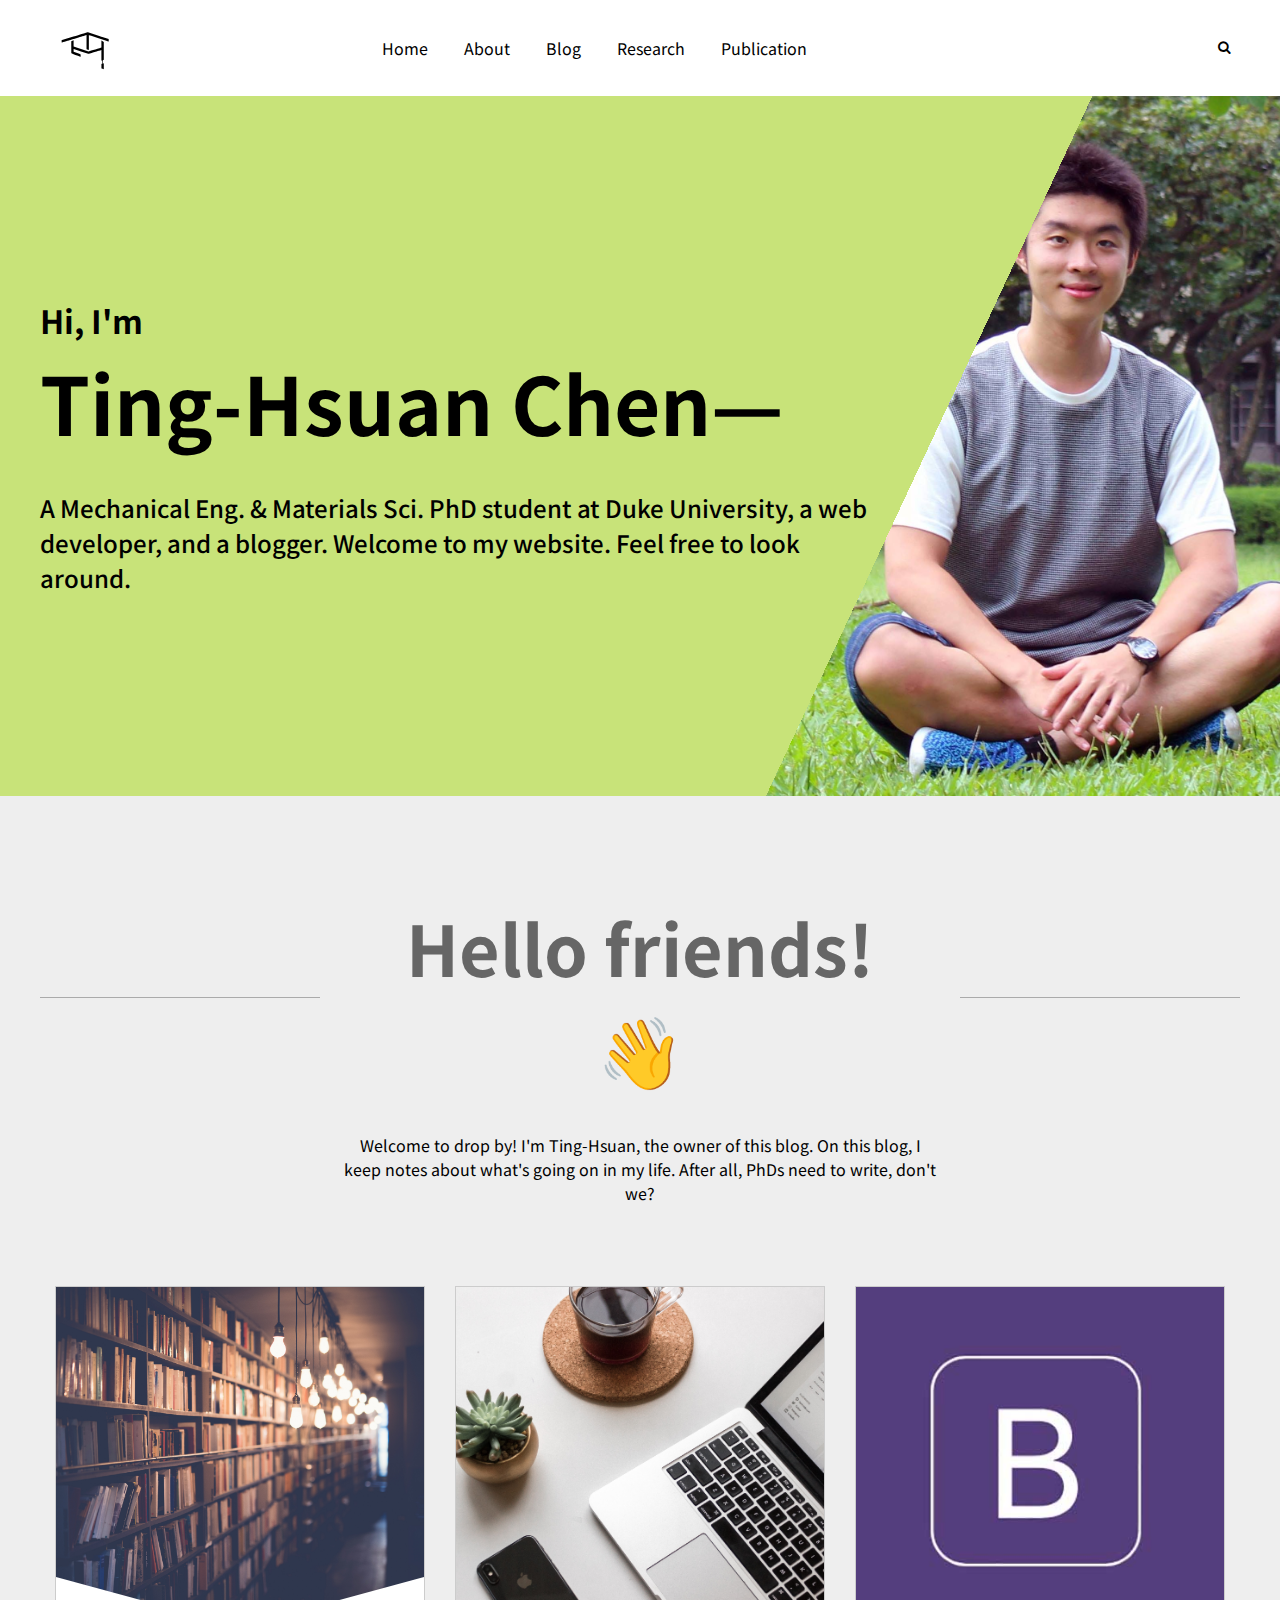
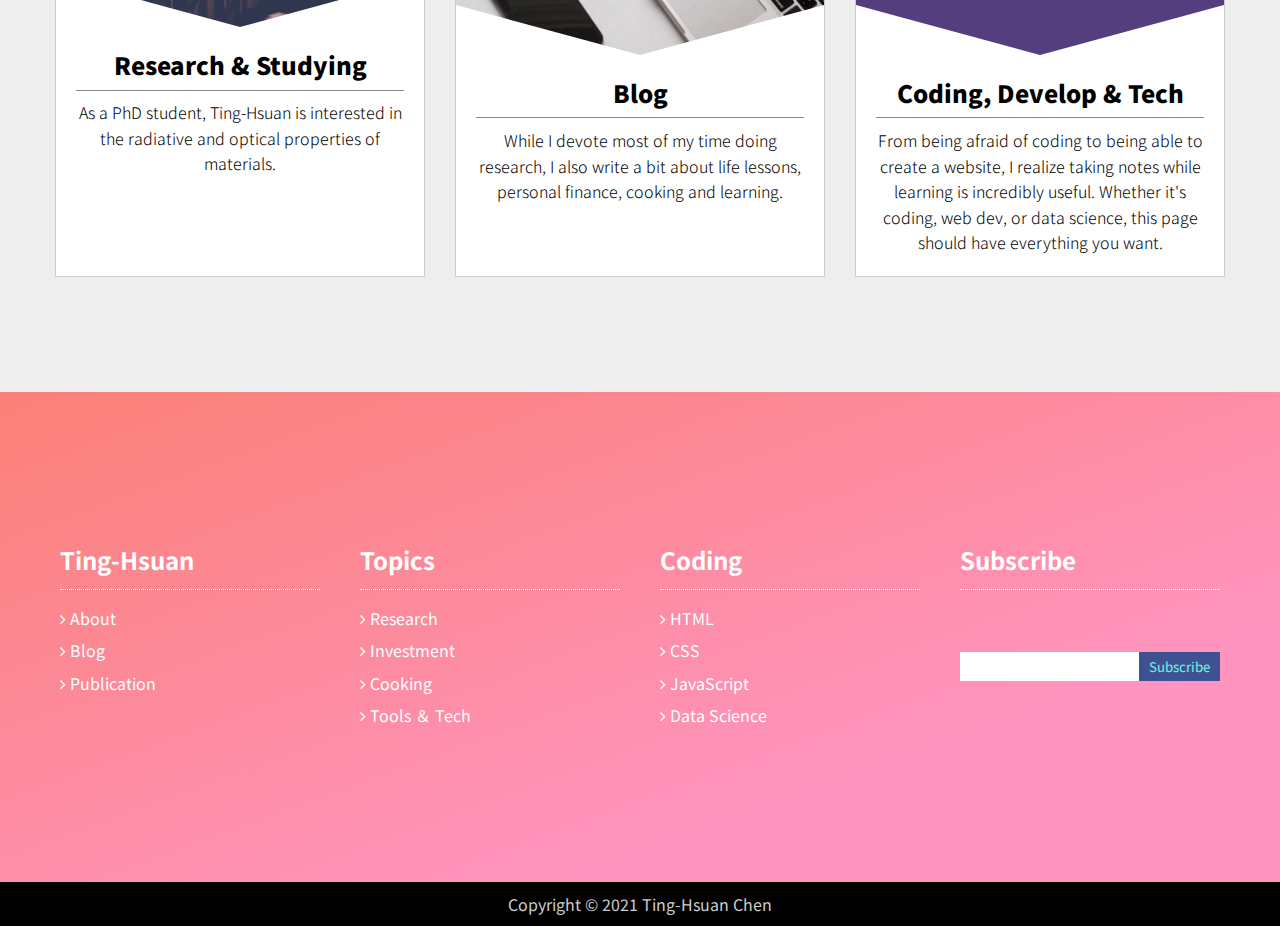
<file: archives/2021/index.html>
<html>

<!-- Head tag -->
<head>
    <meta charset="utf-8">
    <meta http-equiv="X-UA-Compatible" content="IE=edge">
    <meta name="viewport" content="width=device-width, initial-scale=1">
    
    <meta name="description" content="">
    <meta name="author" content="">
    <link rel="icon" href="/favicon/logo.svg">

    <title>Ting-Hsuan's Personal website</title>

    <!-- Custom styles for this template -->
    
<link rel="stylesheet" href="/css/blog.css">


    <!-- Bootstrap core CSS -->
    <!-- 
<link rel="stylesheet" href="/bootstrap/css/font-awesome.min.css">
 -->

    <!-- IE10 viewport hack for Surface/desktop Windows 8 bug -->
    
<link rel="stylesheet" href="/css/ie10-viewport-bug-workaround.css">


    

    <!-- HTML5 shim and Respond.js for IE8 support of HTML5 elements and media queries -->
    <!--[if lt IE 9]>
        <script src="https://oss.maxcdn.com/html5shiv/3.7.2/html5shiv.min.js"></script>
        <script src="https://oss.maxcdn.com/respond/1.4.2/respond.min.js"></script>
    <![endif]-->
<meta name="generator" content="Hexo 5.3.0"></head>

<body>
    <header class="main-header">
    <div class="container">
        <a href="/" class="logo">
            <img src="/favicon/logo.svg" alt="Ting-Hsuan's blog">
        </a>
        <nav class="main-nav">
            <a href="/">Home</a>
            <a href="/about">About</a>
            <a href="/blog">Blog</a>
            <a href="#">Research</a>
            <a href="#">Publication</a>
            
        </nav>
        <form class="header-search">
            <input type="search" name="" id="">
            <button><i class="fa fa-search"></i></button>
        </form>
    </div>
</header>
    <!DOCTYPE html>
<html lang="en">
<head>
    <meta charset="UTF-8">
    <meta name="viewport" content="width=device-width, initial-scale=1.0">
    <title>Document</title>
</head>
<body>
        <!-- Menu -->
        

        <!-- <div class="container"> -->
        <!-- Blog Header: title and subtitle -->
        
	<div class="banner">
		<div class="container">
			<div class="banner-txt">
				<h1>
					Hi, I'm
					<small>
						Ting-Hsuan Chen—
					</small>
				</h1>
				<h2></h2>
				<p>	A Mechanical Eng. & Materials Sci. PhD student at Duke University, a web developer, and a blogger.
					Welcome to my website. Feel free to look around.</p>
			</div>
		</div>
	</div>


        <div class="section-group force-group">
    <div class="main-title">
        <div class="container">
            <h1>Hello friends! 👋</h1>
            <div class="txt">
                <p>Welcome to drop by! I'm Ting-Hsuan, the owner of this blog. On this blog, I keep notes about what's going on in my life. After all, PhDs need to write, don't we? </p>
            </div>
        </div>
    </div>

    <div class="force">
        <div class="item">
            <img src="/img/book.jpg">
            <div class="txt">
                <h2>Research & Studying</h2>
            <p>As a PhD student, Ting-Hsuan is interested in the radiative and optical properties of materials. </p>
            </div>
        </div>
        <div class="item">
            <img src="/img/blog.jpg">
            <div class="txt">
                <h2>Blog</h2>
                <p>While I devote most of my time doing research, I also write a bit about life lessons, personal finance, cooking and learning.</p>
            </div>
        </div>
        <div class="item">
            <img src="/img/bs.jpg">
            <div class="txt">
                <h2>Coding, Develop & Tech</h2>
                <p>From being afraid of coding to being able to create a website, I realize taking notes while learning is incredibly useful. Whether it's coding, web dev, or data science, this page should have everything you want. </p>
            </div>
        </div>
    </div>
    
    
    
    
    
    <!-- <div class="main-title sec-title">
        <div class="container">
            <h2></h2>
        </div>
    </div>
    <div class="studen-msg">
        <div class="container">
            <div class="item">
                <div class="pic">
                    <img src="/img/fish1.jpg">
                </div>
                <div class="txt">
                    <h2>台中謝籠戒</h2>
                    <p>經過老師詳實的糾正後，我覺得我現在的原始碼看了都神清氣爽，有種回春的感覺啊</p>
                    <a href="#" class="btn">more</a>
                </div>
            </div>
            <div class="item">
                <div class="pic">
                    <img src="/img/fish2.jpg">
                </div>
                <div class="txt">
                    <h2>台南彭魚厭</h2>
                    <p>一次聽不夠就聽兩次，沒想到我第二次還能學到新東西，暴力班真的是隨時都有新東西，太過份啦 。</p>
                    <a href="#" class="btn">more</a>
                </div>
            </div>
            <div class="item">
                <div class="pic">
                    <img src="/img/fish3.jpg">
                </div>
                <div class="txt">
                    <h2>南港劉得划</h2>
                    <p>原以為金魚就是一切了，沒想到除了金魚以外還有這麼多未知的內容，真是太超值了(歡呼)</p>
                    <a href="#" class="btn">more</a>
                </div>
            </div>
        </div>
    </div> -->
</div>

        <!-- 	<div class="section-group fish-group">

        <div class="main-title sec-title">
			<div class="container">
                <h2>金魚見證</h2>
			</div>
        </div>
        
        <div class="studen-msg">
			<div class="container">
				<div class="item">
					<div class="pic">
						<img src="/img/fish4.jpg">
					</div>
					<div class="txt">
						<h2>中壢送重機</h2>
						<p>因為看了金魚，治好了我多年的網盲症啊，真是太感謝金魚教學系列了</p>
						<a href="#" class="btn">more</a>
					</div>
				</div>
				<div class="item">
					<div class="pic">
						<img src="/img/fish5.jpg">
					</div>
					<div class="txt">
						<h2>新竹金城武</h2>
						<p>有了金魚教學系列，就算當今魚我都願意，金魚實在讓我進步太多啦</p>
						<a href="#" class="btn">more</a>
					</div>
				</div>
				<div class="item">
					<div class="pic">
						<img src="/img/fish6.jpg">
					</div>
					<div class="txt">
						<h2>高雄初音</h2>
						<p>金魚實在是太棒了，買了很多線上課程最終還是金魚最棒。</p>
						<a href="#" class="btn">more</a>
					</div>
				</div>
			</div>
		</div>
	</div>
		  -->
        
        
    
</body>
</html>
    <!-- Footer -->
    <div class="main-footer">
    <div class="container">
        <div class="footer-item">
            <h4>Ting-Hsuan</h4>
            <nav>
                <a href="/about"><i class="fa fa-angle-right"></i> About</a>
                <a href="/blog"><i class="fa fa-angle-right"></i> Blog</a>
                <a href="#"><i class="fa fa-angle-right"></i> Publication</a>
            </nav>
        </div>
        <div class="footer-item">
            <h4>Topics</h4>
            <nav>
                <a href="#"><i class="fa fa-angle-right"></i> Research</a>
                <a href="#"><i class="fa fa-angle-right"></i> Investment</a>
                <a href="#"><i class="fa fa-angle-right"></i> Cooking</a>
                <a href="#"><i class="fa fa-angle-right"></i> Tools ＆ Tech</a>
            </nav>
        </div>
        <div class="footer-item">
            <h4>Coding</h4>
            <nav>
                <a href="#"><i class="fa fa-angle-right"></i> HTML</a>
                <a href="#"><i class="fa fa-angle-right"></i> CSS</a>
                <a href="#"><i class="fa fa-angle-right"></i> JavaScript</a>
                <a href="#"><i class="fa fa-angle-right"></i> Data Science</a>
            </nav>
        </div>
        <div class="footer-item footer-subs">
            <h4>Subscribe</h4>
            <form>
                <input type="text" name="">
                <input type="submit" value="Subscribe">
            </form>
        </div>
    </div>
    <div class="conpyright">
        Copyright &copy; 2021 Ting-Hsuan Chen
    </div>
</div>



</body>

</html>
</file>
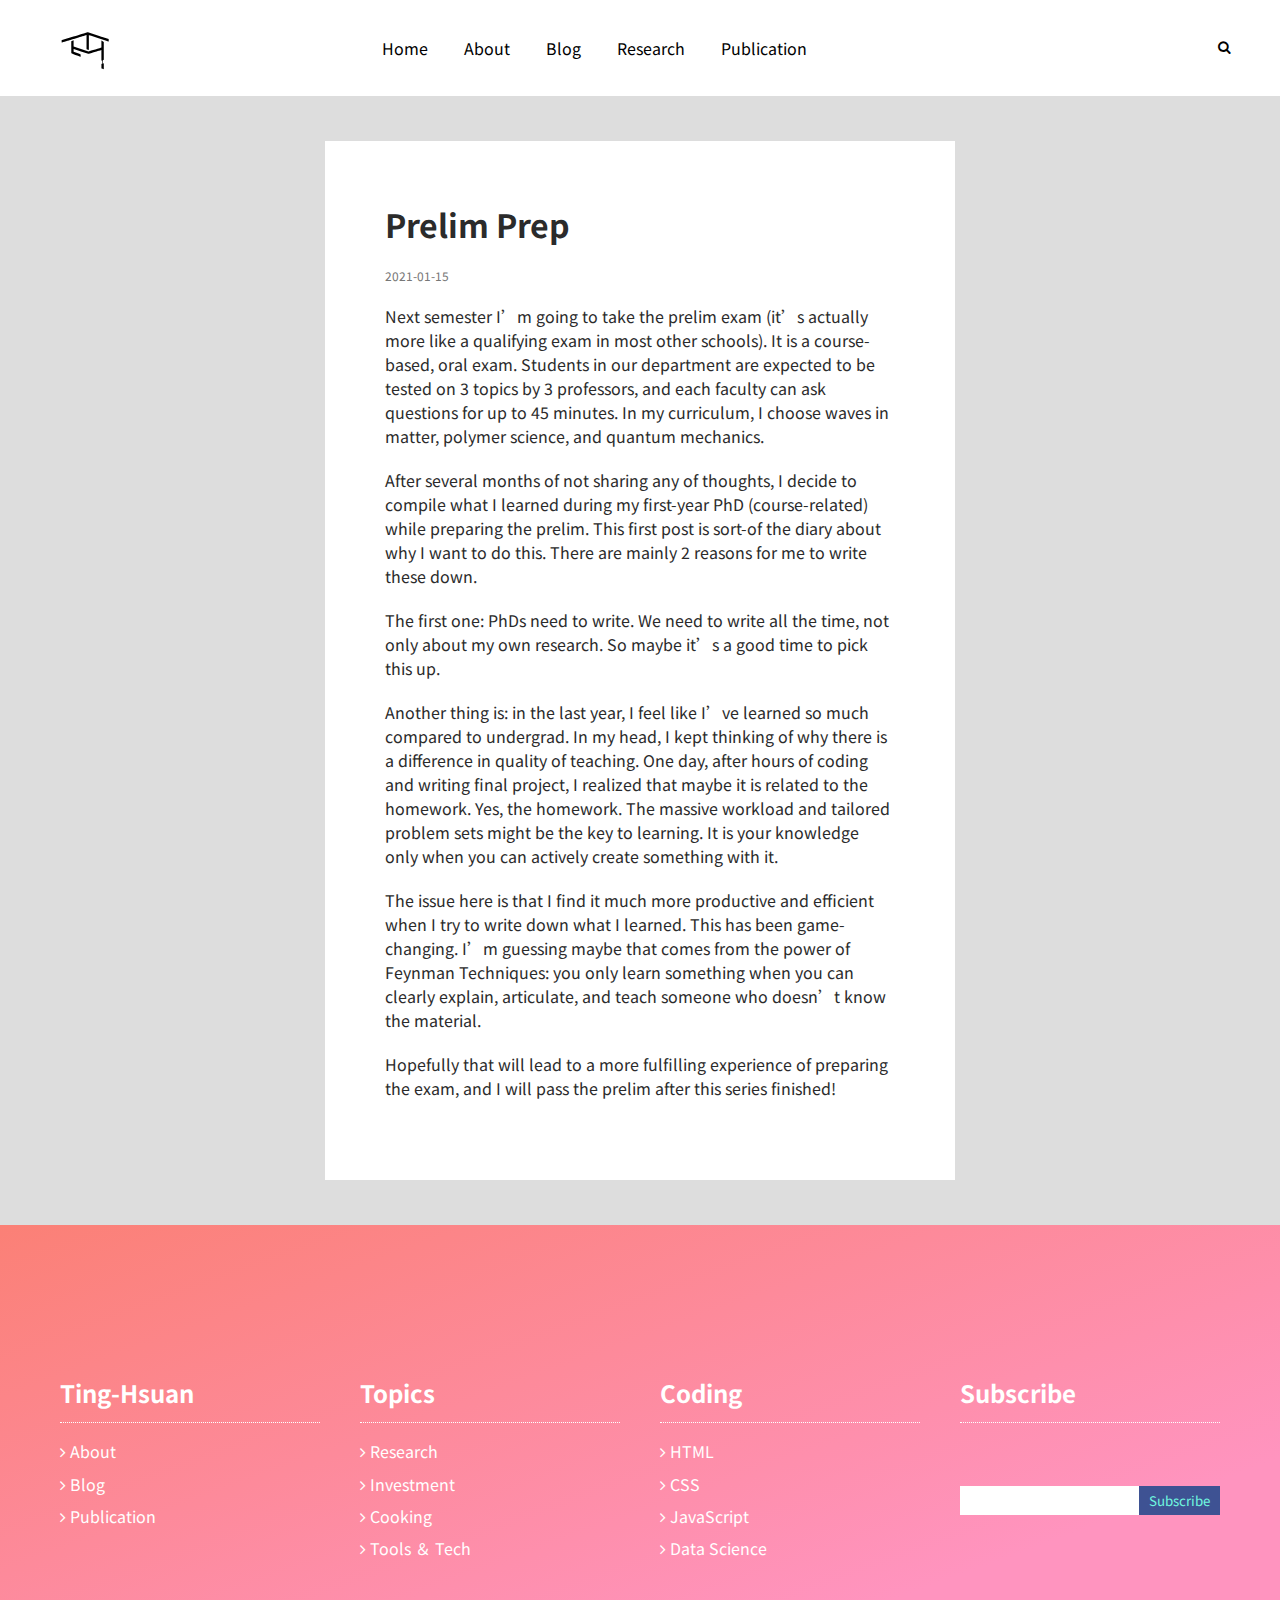
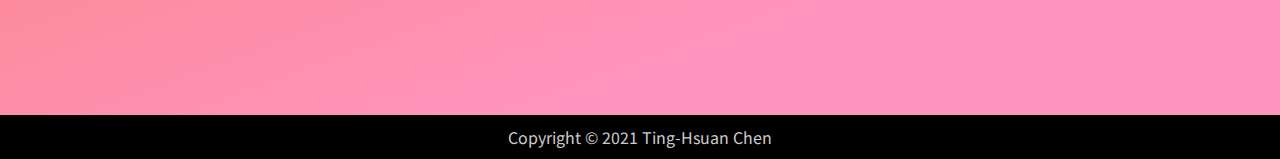
<file: 2021/01/15/prelim-prep/index.html>
<html>

<!-- Head tag -->
<head>
    <meta charset="utf-8">
    <meta http-equiv="X-UA-Compatible" content="IE=edge">
    <meta name="viewport" content="width=device-width, initial-scale=1">
    
    <meta name="description" content="">
    <meta name="author" content="">
    <link rel="icon" href="/favicon/logo.svg">

    <title>Ting-Hsuan's Personal website</title>

    <!-- Custom styles for this template -->
    
<link rel="stylesheet" href="/css/blog.css">


    <!-- Bootstrap core CSS -->
    <!-- 
<link rel="stylesheet" href="/bootstrap/css/font-awesome.min.css">
 -->

    <!-- IE10 viewport hack for Surface/desktop Windows 8 bug -->
    
<link rel="stylesheet" href="/css/ie10-viewport-bug-workaround.css">


    

    <!-- HTML5 shim and Respond.js for IE8 support of HTML5 elements and media queries -->
    <!--[if lt IE 9]>
        <script src="https://oss.maxcdn.com/html5shiv/3.7.2/html5shiv.min.js"></script>
        <script src="https://oss.maxcdn.com/respond/1.4.2/respond.min.js"></script>
    <![endif]-->
<meta name="generator" content="Hexo 5.3.0"></head>

<body>
    <header class="main-header">
    <div class="container">
        <a href="/" class="logo">
            <img src="/favicon/logo.svg" alt="Ting-Hsuan's blog">
        </a>
        <nav class="main-nav">
            <a href="/">Home</a>
            <a href="/about">About</a>
            <a href="/blog">Blog</a>
            <a href="#">Research</a>
            <a href="#">Publication</a>
            
        </nav>
        <form class="header-search">
            <input type="search" name="" id="">
            <button><i class="fa fa-search"></i></button>
        </form>
    </div>
</header>
    <div class="post-page">
    <div class="post-block">
        <h1 class="post-title">Prelim Prep</h1>
        <p class="post-date">2021-01-15</p>
        <div class="post-content">
            <p>Next semester I’m going to take the prelim exam (it’s actually more like a qualifying exam in most other schools). It is a course-based, oral exam. Students in our department are expected to be tested on 3 topics by 3 professors, and each faculty can ask questions for up to 45 minutes. In my curriculum, I choose waves in matter, polymer science, and quantum mechanics.</p>

<p>
    After several months of not sharing any of thoughts, I decide to compile what I learned during my first-year PhD (course-related) while preparing the prelim. This first post is sort-of the diary about why I want to do this. There are mainly 2 reasons for me to write these down.
</p>

<p>
    The first one: PhDs need to write. We need to write all the time, not only about my own research. So maybe it’s a good time to pick this up.
</p>

<p>
    Another thing is: in the last year, I feel like I’ve learned so much compared to undergrad. In my head, I kept thinking of why there is a difference in quality of teaching. One day, after hours of coding and writing final project, I realized that maybe it is related to the homework. Yes, the homework. The massive workload and tailored problem sets might be the key to learning. It is your knowledge only when you can actively create something with it.
</p>

<p>
    The issue here is that I find it much more productive and efficient when I try to write down what I learned. This has been game-changing. I’m guessing maybe that comes from the power of Feynman Techniques: you only learn something when you can clearly explain, articulate, and teach someone who doesn’t know the material.
</p>

<p>
    Hopefully that will lead to a more fulfilling experience of preparing the exam, and I will pass the prelim after this series finished!
</p>
        </div>
        
    </div>
</div>

    <!-- Footer -->
    <div class="main-footer">
    <div class="container">
        <div class="footer-item">
            <h4>Ting-Hsuan</h4>
            <nav>
                <a href="/about"><i class="fa fa-angle-right"></i> About</a>
                <a href="/blog"><i class="fa fa-angle-right"></i> Blog</a>
                <a href="#"><i class="fa fa-angle-right"></i> Publication</a>
            </nav>
        </div>
        <div class="footer-item">
            <h4>Topics</h4>
            <nav>
                <a href="#"><i class="fa fa-angle-right"></i> Research</a>
                <a href="#"><i class="fa fa-angle-right"></i> Investment</a>
                <a href="#"><i class="fa fa-angle-right"></i> Cooking</a>
                <a href="#"><i class="fa fa-angle-right"></i> Tools ＆ Tech</a>
            </nav>
        </div>
        <div class="footer-item">
            <h4>Coding</h4>
            <nav>
                <a href="#"><i class="fa fa-angle-right"></i> HTML</a>
                <a href="#"><i class="fa fa-angle-right"></i> CSS</a>
                <a href="#"><i class="fa fa-angle-right"></i> JavaScript</a>
                <a href="#"><i class="fa fa-angle-right"></i> Data Science</a>
            </nav>
        </div>
        <div class="footer-item footer-subs">
            <h4>Subscribe</h4>
            <form>
                <input type="text" name="">
                <input type="submit" value="Subscribe">
            </form>
        </div>
    </div>
    <div class="conpyright">
        Copyright &copy; 2021 Ting-Hsuan Chen
    </div>
</div>



</body>

</html>
</file>
<file: css/blog.css>
@import url("https://maxcdn.bootstrapcdn.com/font-awesome/4.4.0/css/font-awesome.min.css");
@import url("https://fonts.googleapis.com/css?family=Noto+Sans+TC:100,300,400,500,700,900&display=swap");

*{
	margin: 0;
	padding: 0;
	list-style: none;
	font-family: 'Noto Sans TC', sans-serif;
}
.container{
	width: 1200px;
	margin: auto;
	display: flex;
	flex-wrap: wrap;
}
.main-header .container{
	align-items: center;
	padding: 20px;
}
.banner .container{
	height: 100%;
}


.main-title{
	margin: 0 0 50px 0;
	text-align: center;

}
.main-title h1{
	width: 100%;
	box-sizing: border-box;
	font-size: 70px;
	margin-bottom: .5em;
	display: flex;
	color: #666;
}
.main-title h1::before,
.main-title h1::after{
	content: '';
	display: block;
	width: 4em;
	height: 1px;
	flex-grow: 1;
	background-color: #aaa;
	margin: auto;
}
.main-title h1::before{
	margin-right: .5em;
}
.main-title h1::after{
	margin-left: .5em;
}
.main-title .txt{
	width: 600px;
	margin: auto;
	box-sizing: border-box;
}
.main-title .txt p{
	margin-bottom: 1em;
}
.main-title .txt p a{
	color: #fa0;
	text-decoration: none;
}
.sec-title {
	margin-top: 2em;
}
.sec-title h2{
	text-align: center;
	width: 100%;
	font-size: 32px;
	color: #333;
}

.studen-msg{
	display: flex;
	align-items: center;
}
.studen-msg .item{
	width: 368px;
	margin: 0 15px;
	display: flex;
	background-color: #fff;
	border: 1px solid #888;
	box-shadow: 0 10px 30px rgba(0,0,0,.3);
	font-family: 'Noto Sans TC', sans-serif;
}
.studen-msg .item .pic{
	width: 50%;
}
.studen-msg .item .pic img{
	width: 100%;
	height: 100%;
	object-fit: cover;
}
.studen-msg .item .txt{
	width: 50%;
	padding: 20px;
	box-sizing: border-box;
	display: flex;
	flex-direction: column;
}
.studen-msg .item .txt h2{
	font-weight: 500;
	margin-bottom: .4em;
}
.studen-msg .item .txt p{
	font-weight: 300;
}
.studen-msg .item .txt .btn{
	line-height: 1.5em;
	border:1px solid #ccc;
	padding: 0 1em;
	align-self: flex-end;
	text-decoration: none;
	border-radius: 200px;
	margin-top: auto;
	color: #aaa;
}
.studen-msg .item .txt .btn:hover{
	background-color: #ccc;
	color: #fff;
}

.main-footer {
	padding: 150px 0 0 0;
	background: linear-gradient(-20deg,#ff94bf 30%,#FB8076); 
}
.footer-item{
	width: 0;
	flex-grow: 1;
	margin: 0 20px;
}
.footer-item h4{
	font-size: 24px;
	color: #fff;
	border-bottom: 1px dotted #fff;
	margin-bottom: .5em;
	padding-bottom: .5em;
}
.footer-item nav{
	display: flex;
	flex-direction: column;
}
.footer-item nav a{
	color: #fff;
	line-height: 1.4;
	text-decoration: none;
	padding: 5px 0;
}
.footer-item nav a:hover{
	color: #fa0;
}
.footer-subs {
	display: flex;
	flex-direction: column;
}
.footer-subs form{
	display: flex;
	width: 100%;
	margin: auto 0px;
}
.footer-subs input[type="text"],
.footer-subs input[type="submit"]{
	border:none;
	padding: 5px 10px;
}

.footer-subs input[type="text"]{
	width: 0;
	flex-grow: 1;
}
.footer-subs input[type="submit"]{
	color: #70f6df;
	background-color: #3e5293; 
}
.conpyright{
	width: 100%;
	text-align: center;
	margin: 150px 0 0 ;
	padding: 10px 0px;
	background-color: #000;
	color: #ccc;
}
.section-group{
	padding: 100px 0;
}
.force-group{
	background-color: #eee;
}



.main-header{
	background-color: #fff;
}
.main-header .logo{
	width: 100px;
}
.main-header .logo img{
	width: 100%;
	vertical-align: middle;
}
.main-header .main-nav{
	margin: auto;
}
.main-header .main-nav a{
	text-decoration: none;
	color: #000;
	padding: 5px 1em;
	position: relative;
	transform: translateY(10px);
	transition: .3s;
}
.main-header .main-nav a:hover{
	transform: translateY(-10px);
}
.main-header .header-search{
	display: flex;
}
.main-header .header-search button,
.main-header .header-search input{
	border:none;
	background-color: #fff;
	padding: 5px 10px;
}
.main-header .header-search button:focus,
.main-header .header-search input:focus{
	outline: none;
}
.main-header .header-search button{
	border-radius: 0 200px 200px 0;
}
.main-header .header-search input{
	border-radius: 200px 0 0 200px;
}


.banner{
	width: 100%;
	height: 700px;
	background-color: #ccc;
	background:
		linear-gradient(115deg, #C8E379 68%, transparent 30%) center center / 100% 100%,
		url("../img/COVER.jpg") center right/auto 100%;  

		
	background-color: #000;
}
.banner-txt{
	height: 100%;
	width: 70%;
	display: flex;
	flex-direction: column;
	justify-content: center;
	align-items: flex-start;
	color: #000;
}
.banner-txt h2{
	font-size: 80px;
	border-bottom: 1px solid #333;
	font-weight: 900;
	padding-bottom: .3em;
	margin-bottom: .3em;
}
.banner-txt h1 small{
	display: block;
	font-size: 80px;
	font-weight: 700;
}
.banner-txt h2{
	font-size: 50px;
	font-weight: 700;
}
.banner-txt p{
	font-size: 24px;
	font-weight: 500;
}

.fish{
	display: flex;
	width: 1200px;
	margin: 0px auto;
	padding-top: 75px;
}
.fish .item{
	width: 370px;
	margin: 0 15px;
	text-align: center;
	border: 10px solid  #7CE0D3;
	background-color: #fff;
	border-radius: 20px;
}
.fish .item h3{
	color: #7CE0D3;
}
.fish .item p{
	color: #ccc;
}
.fish .item .icon{
	width: 150px;
	height: 150px;
	background-color: #fff;
	margin: -75px auto 0;
	font-size: 85px;
	line-height: 150px;
	border-radius: 50%;
	color: #7CE0D3;
	position: relative;
}
.fish .item .icon:before{
	content: '';
	position: absolute;
	width: 100%;
	height: 100%;
	border-top: 10px solid #7CE0D3;
	border-right: 10px solid #7CE0D3;
	border-bottom: 10px solid transparent;
	border-left: 10px solid transparent;
	left: -10px;
	top: -10px;
	border-radius: 50%;
	transform: rotate(-45deg);
}
.fish .item:hover .fa{
	animation: ss .2s linear infinite alternate;
}
.fish .item .txt{
	padding: 20px 20px 2em;
}
@keyframes ss{
		0%{ transform: rotate(-10deg); }
	100%{ transform: rotate(10deg); }
}

.force{
	width: 1200px;
	display: flex;
	margin: auto;
}
.force .item{
	width: 368px;
	margin: 15px;
	text-align: center;
	background-color: #fff;
	border: 1px solid #ccc;
	transform: translateY(0px);
	transition: .5s;
}
.force .item img{
	width: 100%;
	vertical-align: middle;
}
.force .item h2{
	border-bottom: 1px solid #888;
	padding-bottom: .3em;
	margin-bottom: .4em;
	font-weight: 900;
	transition: .25s;
}
.force .item p{
	line-height: 1.6;
	font-weight: 300;
	transition: .25s;
}
.force .item .txt{
	padding: 20px;
	position: relative;
}
.force .item .txt:before{
	content: '';
	position: absolute;
	width: 0;
	height: 0;
	left: 0;
	top: 0;
	border-top: 50px solid transparent;
	border-left: 184px solid #fff;
	border-right: 184px solid #fff;
	transform: translateY(-100%);
}
.force .item:hover{
	transform: translateY(-50px);
}
.force .item:hover .txt{
	background-image: linear-gradient(0deg,#FB8076, #FEB85D);
}
.force .item:hover .txt:before{
	border-left: 184px solid #FEB85D;
	border-right: 184px solid #FEB85D;
}
.force .item:hover h2{
	color: #fff;
	border-bottom-color: #fff;
}
.force .item:hover p{
	color: #fff;
}

.post-list{
	background-color: #EEE;
	margin: auto;
	padding: 10px;
}

.post-list-box{
	width: 800px;
	background-color: #FFF;
	display: flex;
	align-items: center; 
	padding:40px;
	margin:20px auto;
}
.post-list-box h2{
	margin-bottom: 15px;
	text-decoration: none;

}

.post-list-box h2 a{
	font-size: 28px;
	margin-bottom: 15px;
	color: #0a0a0a;
	text-decoration: none;
}
.post-list-box p.author-info{
	font-size: 12px;
	margin-bottom: 15px;
	color: #777;
	text-decoration: none;
}

.post-title{
	margin: 0 0 15px;
}

.post-block .post-content{
	color: #2b2b2b;
	box-sizing: border-box;
	padding: 0;
	border: 0;
	outline: 0;
	font: inherit;
	vertical-align: baseline;
	font-family: inherit;
	font-size: 100%;
	font-style: inherit;
	font-weight: inherit;
	margin: 0 0 20px;
}

.post-block .post-content p{ 
	color: #2b2b2b;
	box-sizing: border-box;
	padding: 0;
	border: 0;
	outline: 0;
	font: inherit;
	vertical-align: baseline;
	font-family: inherit;
	font-size: 100%;
	font-style: inherit;
	font-weight: inherit;
	margin: 0 0 20px;
}
.post-block .post-date{
	font-size: 12px;
	color: #777;
	margin: 20px 0;
}


.post-block{
	color: #2b2b2b;
	box-sizing: border-box;
	width: 50%;
	margin: auto;
	border: 0;
	background-color: #fff;
	padding: 60px;
}
.post-page{
	background-color: #ddd;
	padding:45px 10px;
}

.about-intro{
	color: #2b2b2b;
	box-sizing: border-box;
	width: 50%;
	margin: auto;
	border: 0;
	background-color: #fff;
	padding: 60px;
	overflow:hidden;
}

.about-page{
	background-color: #ddd;
	padding:45px 10px;
}

.about-intro p{ 
	color: #2b2b2b;
	box-sizing: border-box;
	padding: 0;
	border: 0;
	outline: 0;
	font: inherit;
	vertical-align: baseline;
	font-family: inherit;
	font-size: 100%;
	font-style: inherit;
	font-weight: inherit;
	margin: 0 0 20px;
}

.about-intro img{ 
	width: 300px;
	margin: 0 20 20 0px;
	float: left;
}
</file>
<file: css/ie10-viewport-bug-workaround.css>
/*!
 * IE10 viewport hack for Surface/desktop Windows 8 bug
 * Copyright 2014-2015 Twitter, Inc.
 * Licensed under MIT (https://github.com/twbs/bootstrap/blob/master/LICENSE)
 */

/*
 * See the Getting Started docs for more information:
 * http://getbootstrap.com/getting-started/#support-ie10-width
 */
@-webkit-viewport { width: device-width; }
@-moz-viewport    { width: device-width; }
@-ms-viewport     { width: device-width; }
@-o-viewport      { width: device-width; }
@viewport         { width: device-width; }
</file>
